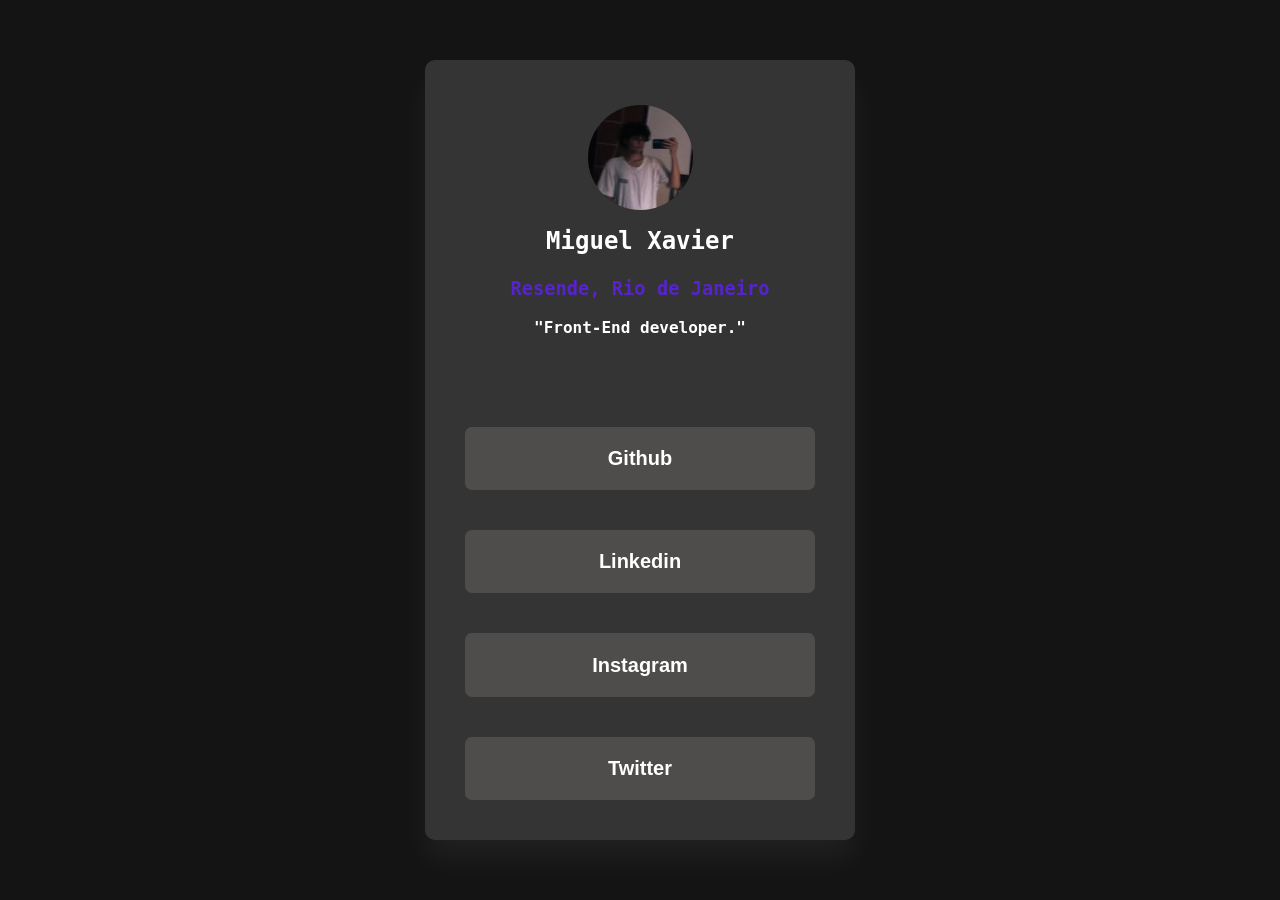
<file: Projetos/Desafio-1/index.html>
<!DOCTYPE html>
<html lang="pt-br">
<head>
    <meta charset="UTF-8">
    <meta name="viewport" content="width=device-width, initial-scale=1.0">
    <title>LinkTree</title>
    <link rel="stylesheet" href="style.css">
</head>
<body>
    <div class="main-container">
        <header id = "header">
            <img class="img" src="assets/image.png" alt="Garoto de cabelo cacheado" width="150px" height="150px">
            <h2>Miguel Xavier</h2>
            <h3 class="country">Resende, Rio de Janeiro</h2>
            <h4>"Front-End developer."</h4>
        </header>
            <a href="https://github.com/cucuix" class="links">Github</a>
            <a href="https://www.linkedin.com/in/miguel-xavier-1796152b7/"class="links">Linkedin</a>
            <a href="https://www.instagram.com/cucuix/" class="links">Instagram</a>
            <a href="https://x.com/Cucuix" class="links">Twitter</a>
    </div>
</body>
</html>
</file>
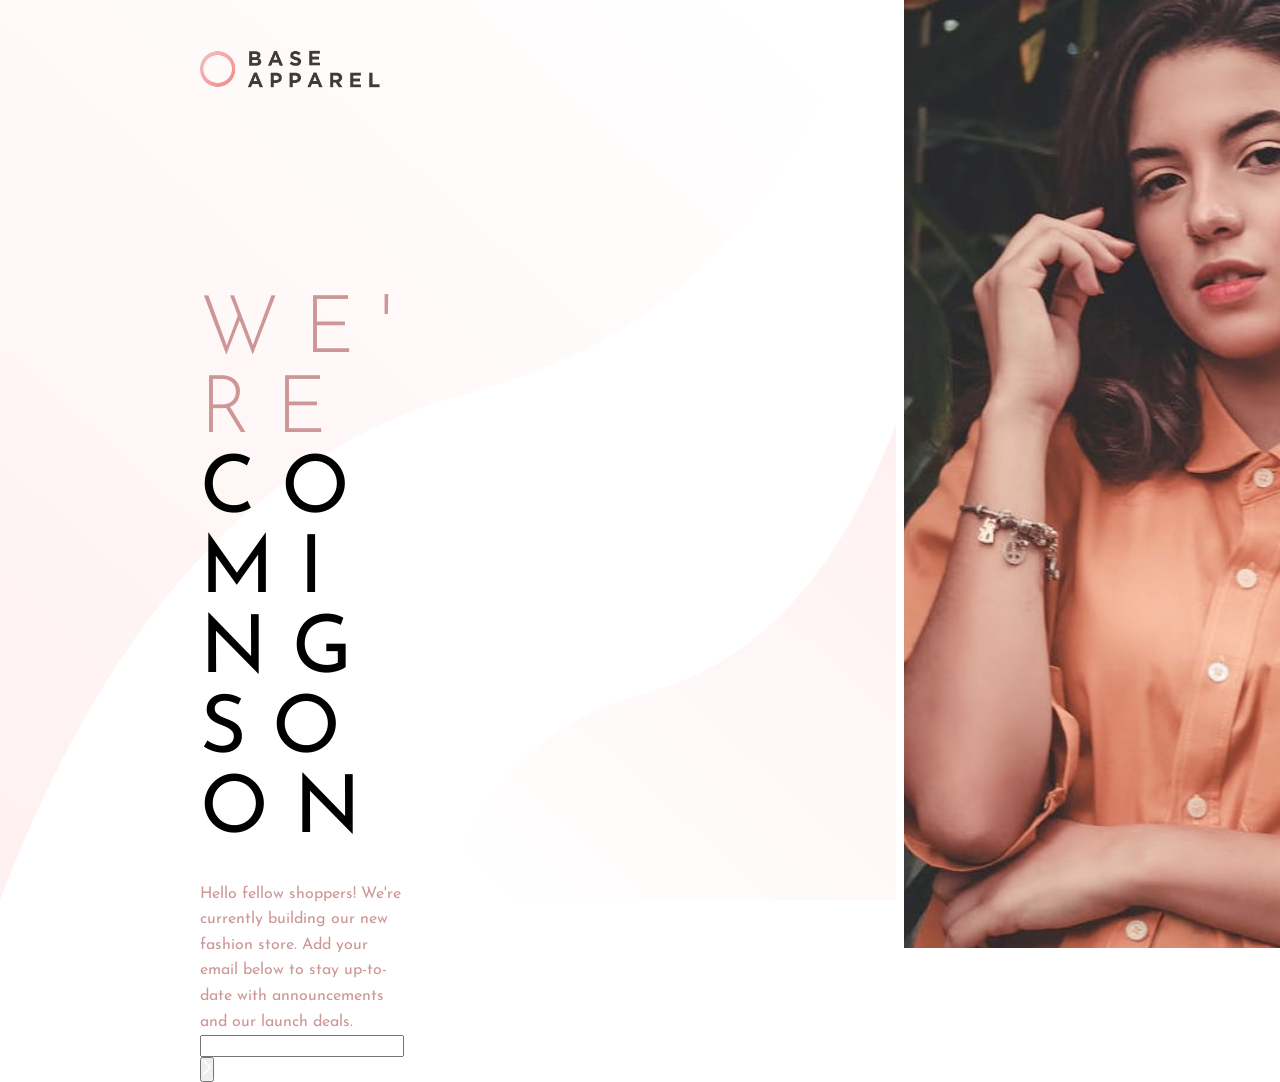
<file: Projetos/Desafio-2/index.html>
<!DOCTYPE html>
<html lang="en">
<head>
    <meta charset="UTF-8">
    <meta name="viewport" content="width=device-width, initial-scale=1.0">
    <title>New Site</title>
    <link rel="stylesheet" href="style.css">
</head>
<body>

    <img src="./assets/bg-pattern-desktop.png" alt="" class="imagem-fundo">

    <main class="main-container">
        
        <div class="left">
            <img src="./assets/logo (2).png" class="logo">
            <h1 class="title">W E ' R E</h1><h1 class="title2">C O M I N G<br>S O O N</h1></strong>          
        
            <p class="text">Hello fellow shoppers! We're currently building our new<br>fashion store. Add your email below to stay up-to-date with announcements and our launch deals.</p>

        <div class="email-box">
            <input type="email" class>
            <button><img src="./assets/icon-arrow.png" class="icon-arrow"></button>
        </div>
        </div>

        <img src="assets/hero-desktop.jpg" class="right">

    </main>

</body>
</html>
</file>
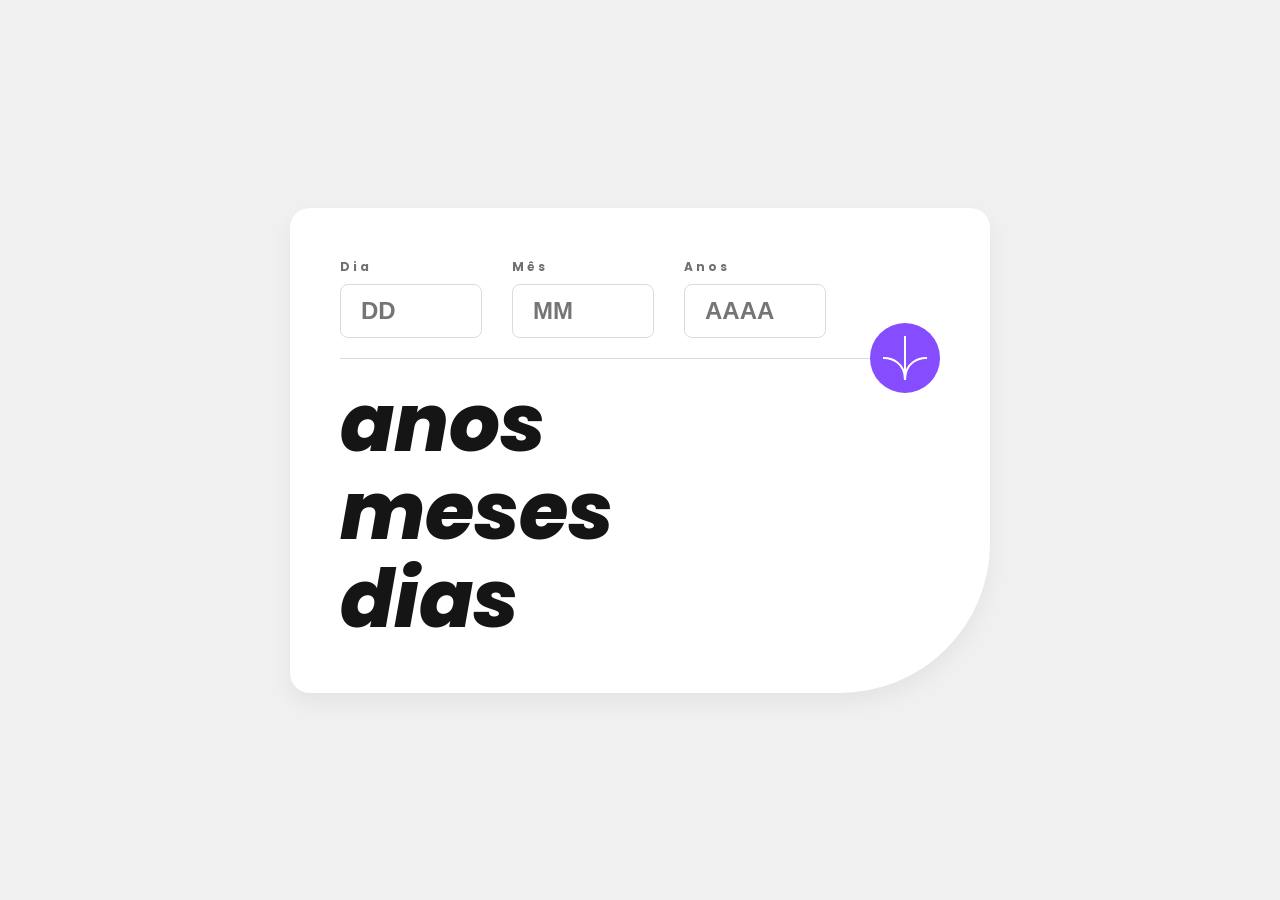
<file: Projetos/Desafio-3/index.html>
<!DOCTYPE html>
<html lang="pt-BR">
<head>
    <meta charset="UTF-8">
    <meta name="viewport" content="width=device-width, initial-scale=1.0">
    <title>Calculadora de Idade</title>
    <link rel="stylesheet" href="style.css">
</head>
<body>
<div class="card">
  <div class="input-section">
    <div class="input-group">
      <label>Dia</label>
      <input type="number" placeholder="DD">
    </div>
    <div class="input-group">
      <label>Mês</label>
      <input type="number" placeholder="MM">
    </div>
    <div class="input-group">
      <label>Anos</label>
      <input type="number" placeholder="AAAA">
    </div>
  </div>

  <div class="divider">
    <button class="submit-btn">
      <svg xmlns="http://www.w3.org/2000/svg" width="46" height="44" viewBox="0 0 46 44"><g fill="none" stroke="#FFF" stroke-width="2"><path d="M1 22.019C8.333 21.686 23 25.616 23 44M23 44V0M45 22.019C37.667 21.686 23 25.616 23 44"/></g></svg>
    </button>
  </div>

  <div class="result-section">
    <h1><span></span> anos</h1>
    <h1><span></span> meses</h1>
    <h1><span></span> dias</h1>
  </div>
</div>
<script src="script.js"></script>

</body>
</file>
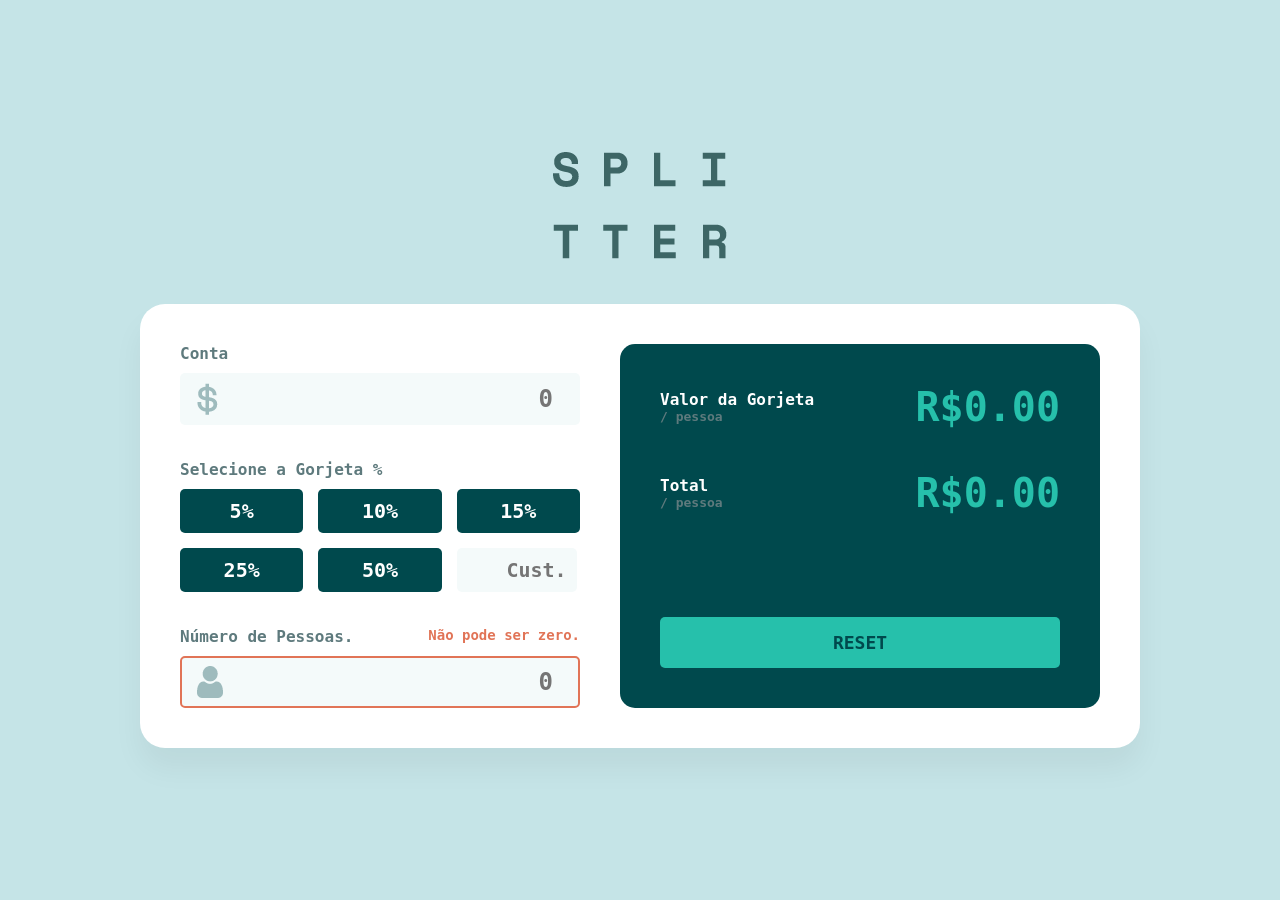
<file: Projetos/Splitter/index.html>
<!DOCTYPE html>
<html lang="pt-br">
<head>
    <meta charset="UTF-8">
    <meta name="viewport" content="width=device-width, initial-scale=1.0">
    <title>Splitter - Calculadora de Gorjeta</title>
    <link rel="stylesheet" href="style.css">
</head>
<body>
    <header>
        <img src="assets/logo-splitter.png" alt="SPLITTER">
    </header>

    <main class="main-container">
        
        <section class="form-side">
            <div class="input-group">
                <label for="bill">Conta</label>
                <div class="input-field">
                    <img src="assets/icon-dollar.png" alt="" class="icon">
                    <input type="number" id="bill" placeholder="0" step="0.01">
                </div>
            </div>

            <div class="tip-selection">
                <label>Selecione a Gorjeta %</label>
                <div class="tip-grid">
                    <button type="button" class="tip-btn">5%</button>
                    <button type="button" class="tip-btn">10%</button> 
                    <button type="button" class="tip-btn">15%</button>
                    <button type="button" class="tip-btn">25%</button>
                    <button type="button" class="tip-btn">50%</button>
                    <input type="number" class="custom-tip" placeholder="Cust." style="width: 100px;">
                </div>
            </div>

            <div class="input-group">
                <div class="label-row">
                    <label for="people">Número de Pessoas.</label>
                    <span class="error-msg">Não pode ser zero.</span>
                </div>
                <div class="input-field error"> <img src="assets/icon-person.png" alt="" class="icon">
                    <input type="number" id="people" placeholder="0">
                </div>
            </div>
        </section>

        <section class="results-side">
            <div class="result-row">
                <div class="text">
                    <p class="title">Valor da Gorjeta</p>
                    <p class="subtitle">/ pessoa</p>
                </div>
                <div class="amount">R$0.00</div>
            </div>

            <div class="result-row">
                <div class="text">
                    <p class="title">Total</p>
                    <p class="subtitle">/ pessoa</p>
                </div>
                <div class="amount">R$0.00</div>
            </div>
            
            <button type="button" class="reset-btn">RESET</button>
        </section>

    </main>
    <script src="script.js" defer></script>
</body>
</html>
</file>
<file: Projetos/Desafio-1/style.css>
:root {
    --purple: #5623ce;
    --dark-grey: #343434;
    --grey: #4f4c4c;
    --white: #fff;
}

* {
    margin: 0;
    padding: 0;
    font-family: 'Space Mono', monospace; /* Fonte padrão desse desafio */
}

body {
    background-color: #141414;
    display: flex;
    flex-direction: column;
    align-items: center;
    justify-content: center;
    min-height: 100vh;
}

.country {
    color: #5623ce
}

img {
    max-width: 30%;
    height: auto;
    border-radius: 50%;
    border: 2px solid var(--dark-grey);
    transition: transform 0.3s;
}

#header {
    line-height: 2;
    color: var(--white);
    place-items: center;
    margin-bottom: 40px;
    display: grid;
    align-items: center;
    justify-items: center;
}

.main-container {
    background-color: var(--dark-grey);
    height: 700px;
    width: 350px;
    padding: 40px;
    border-radius: 10px;
    display: grid;
    gap: 40px;
    box-shadow: 0 20px 30px rgba(255, 255, 255, 0.05);
}

.links {
    background-color: #4f4c4c;
    color: var(--white);
    display: grid;
    padding: 10px;
    font-size: 20px;
    font-weight: 700;
    border-radius: 7px;
    font-family: 'Segoe UI', Tahoma, Geneva, Verdana, sans-serif;
    cursor: pointer;
    align-items: center;
    text-decoration: none;
    text-align: center;
}

.links:hover {
    transform: translateY(-5px);
    background-color: var(--purple);
}
</file>
<file: Projetos/Desafio-2/style.css>
@import url("https://fonts.googleapis.com/css2?family=Josefin+Sans:ital,wght@0,100..700;1,100..700&display=swap");

:root {
    --rosa-400: hsl(0, 36%, 70%);
    --Vermelho-500: hsl(0, 93%, 68%);
    --Cinza-900: hsl(0, 6%, 24%);    
}

* {
    margin: 0;
    padding: 0;
    font-size: 16px;
}

.imagem-fundo{
    position: absolute;
    top: 0;
    left: 0;
    width: 70%;
    height: 100%;
    z-index: -1;
    object-fit: fill
}

.title {
    color: var(--rosa-400);
    font-size: 80px;
    font-family: 'Josefin Sans';
    font-weight: 300;
}

.title2 {
    font-size: 80px;
    margin: 0 0 30px;
    font-family: 'Josefin Sans';
    font-weight: 400;
}

.text {
    color: var(--rosa-400);
    font-family: 'Josefin Sans';
    font-size: 16px;
    line-height: 1.6;
}

.logo {
    width: 180px; 
    height: auto;
    padding-bottom: 200px; 
}

.left {
    padding-left: 200px;
    margin-top: 50px;
}

.right {
    margin: 0 0 0 500px;
    height: 948px;
    width: 737px;
}
.main-container {
    display: flex;
}

.send {
    border-radius: 20px;
}

.icon-arrow {
    width: 10px;
    border-radius: 40px;
}
</file>
<file: Projetos/Desafio-3/style.css>
@import url('https://fonts.googleapis.com/css2?family=Poppins:ital,wght@0,700;0,800;1,800&display=swap');

body {
  background-color: #f0f0f0;
  display: flex;
  justify-content: center;
  align-items: center;
  height: 100vh;
  margin: 0;
  font-family: 'Poppins', sans-serif;
}

.card {
  background-color: white;
  padding: 50px;
  border-radius: 20px 20px 150px 20px; 
  width: 600px;
  box-shadow: 0 10px 20px rgba(0,0,0,0.05);
}

.input-field.error {
    border-color: #E17457;
}
.input-section {
  display: flex;
  gap: 30px;
}

.input-group {
  display: flex;
  flex-direction: column;
  gap: 8px;
}

input::-webkit-outer-spin-button,
input::-webkit-inner-spin-button {
  -webkit-appearance: none;
  margin: 0;
}

.input-group label {
  color: #716f6f;
  font-size: 12px;
  letter-spacing: 3px;
  font-weight: 700;
}

.input-group input {
  width: 100px;
  padding: 12px 20px;
  border: 1px solid #dbdbdb;
  border-radius: 8px;
  font-size: 24px;
  font-weight: 800;
  outline: none;
}


.divider {
  display: flex;
  align-items: center;
  margin: 20px 0;
  position: relative;
}

.divider::before {
  content: "";
  flex: 1;
  height: 1px;
  background-color: #dbdbdb;
}

.submit-btn {
  background-color: #854dff;
  border: none;
  border-radius: 50%;
  width: 70px;
  height: 70px;
  display: flex;
  justify-content: center;
  align-items: center;
  cursor: pointer;
  transition: background-color 0.3s;
  position: absolute; 
  right: 0;
}

.submit-btn:hover {
  background-color: #151515;
}

.result-section h1 {
  font-size: 80px;
  font-style: italic;
  font-weight: 800;
  margin: 0;
  line-height: 1.1;
  color: #151515;
}

.result-section span {
  color: #854dff;
}

@media (max-width: 600px) {
  .card { width: 90%; padding: 30px; border-radius: 20px 20px 100px 20px; }
  .result-section h1 { font-size: 50px; }
  .input-group input { width: 60px; font-size: 18px; }
  .submit-btn { width: 60px; height: 60px; right: calc(50% - 30px); } 
}
</file>
<file: Projetos/Splitter/style.css>
/* Configurações Globais */
:root {
    --strong-cyan: hsl(172, 67%, 45%);
    --very-dark-cyan: hsl(183, 100%, 15%);
    --dark-grayish-cyan: hsl(186, 14%, 43%);
    --light-grayish-cyan: hsl(185, 41%, 84%);
    --very-light-grayish-cyan: hsl(189, 41%, 97%);
    --white: hsl(0, 0%, 100%);
    --error-color: #E17457;
}

* {
    margin: 0;
    padding: 0;
    font-family: 'Space Mono', monospace; /* Fonte padrão desse desafio */
}

body {
    background-color: var(--light-grayish-cyan);
    display: flex;
    flex-direction: column;
    align-items: center;
    justify-content: center;
    min-height: 100vh;
}

header { margin-bottom: 40px; }

/* O Card Principal */
.main-container {
    background-color: var(--white);
    width: 920px;
    padding: 40px;
    border-radius: 25px;
    display: flex;
    gap: 40px;
    box-shadow: 0 20px 30px rgba(0,0,0,0.05);
}

/* Coluna da Esquerda (Inputs) */
.form-side {
    flex: 1;
    display: flex;
    flex-direction: column;
    gap: 35px;
}

label {
    color: var(--dark-grayish-cyan);
    font-weight: 700;
    display: block;
    margin-bottom: 10px;
}

.input-field {
    background-color: var(--very-light-grayish-cyan);
    display: flex;
    align-items: center;
    padding: 0 15px;
    border-radius: 5px;
    border: 2px solid transparent;
}

.input-field:focus-within {
    border-color: var(--strong-cyan);
}

.input-field.error {
    border-color: var(--error-color);
}

.input-field input {
    background: transparent;
    border: none;
    width: 100%;
    padding: 10px;
    text-align: right;
    font-size: 24px;
    font-weight: 700;
    color: var(--very-dark-cyan);
    outline: none;
}

/* Grid de Gorjetas */
.tip-grid {
    display: grid;
    grid-template-columns: repeat(3, 1fr); /* 3 colunas iguais */
    gap: 15px;
    width: 100%;
    min-height: 50px;
}

.tip-btn {
    background-color: var(--very-dark-cyan);
    color: var(--white);
    border: none;
    padding: 10px;
    font-size: 20px;
    font-weight: 700;
    border-radius: 5px;
    cursor: pointer;
    transition: 0.3s;
}

.tip-btn:hover, .tip-btn.active {
    background-color: var(--strong-cyan);
    color: var(--very-dark-cyan);
}

.custom-tip {
    background-color: var(--very-light-grayish-cyan);
    border: none;
    text-align: right;
    padding: 10px;
    font-size: 20px;
    font-weight: 700;
    border-radius: 5px;
    color: var(--very-dark-cyan);
    border-radius: 5px;
}

/* Mensagem de Erro */
.label-row {
    display: flex;
    justify-content: space-between;
}

.error-msg {
    color: var(--error-color);
    font-size: 14px;
    font-weight: 700;
}

/* Coluna da Direita (Resultados) */
.results-side {
    flex: 1;
    background-color: var(--very-dark-cyan);
    border-radius: 15px;
    padding: 40px;
    display: flex;
    flex-direction: column;
}

.result-row {
    display: flex;
    justify-content: space-between;
    align-items: center;
    margin-bottom: 40px;
}

.result-row .title {
    color: var(--white);
    font-weight: 700;
}

.result-row .subtitle {
    color: var(--dark-grayish-cyan);
    font-size: 13px;
    font-weight: 700;
}

.amount {
    color: var(--strong-cyan);
    font-size: 40px;
    font-weight: 700;
}

.reset-btn {
    margin-top: auto; /* Empurra o botão para o fundo */
    background-color: var(--strong-cyan);
    color: var(--very-dark-cyan);
    border: none;
    padding: 15px;
    font-weight: 700;
    font-size: 18px;
    border-radius: 5px;
    cursor: pointer;
    text-transform: uppercase;
}

.reset-btn:disabled {
    cursor: not-allowed;
    opacity: 0.2;   
}

/*Para Chrome, Safari, Edge e Opera*/

input::-webkit-outer-spin-button,
input::-webkit-inner-spin-button {
    -webkit-appearance: none;
    margin: 0;
}

/*Para Firefox*/

input[type=number] {
    -moz-appearance: textfield;
    appearance: textfield;
}

/* Media Query para telas de até 800px (Tablets e Celulares) */
@media (max-width: 800px) {
    body {
        justify-content: flex-start; /* Alinha o conteúdo ao topo */
        padding-top: 50px;
        margin: 0 20px
    }

    /* O container principal muda de 'row' para 'column' */
    .main-container {
        flex-direction: column;
        width: 100%;           /* Ocupa a largura total */
        border-bottom-left-radius: 0; /* Estilo comum em mobile: cantos retos embaixo */
        border-bottom-right-radius: 0;
        padding: 32px 24px;
        gap: 32px;
    }

    /* Ajusta a grade de botões para 2 colunas em vez de 3 */
    .tip-grid {
        grid-template-columns: repeat(3, 1fr);
    }

    /* Ajusta o tamanho dos resultados para não apertar o texto */
    .amount {
        font-size: 32px;
    }

    .results-side {
        padding: 37px 24px 24px 24px;
    }

    .result-row {
        margin-bottom: 25px;
    }
}

/* Ajuste extra para telas muito pequenas (iPhone SE, etc) */
@media (max-width: 375px) {
    .amount {
        font-size: 28px;
    }
    .tip-grid{
        gap: 5px;
        width: 10px;
    }
    .body {
        margin-left: 20px
    }
    .tip-btn, .custom-tip {
    width: 100% !important; /* Força a ocupar a largura da célula do grid */
    box-sizing: border-box; /* Fundamental: impede que o padding aumente o botão */
    margin: 0;              /* Garante que não haja margens extras empurrando os vizinhos */
    padding: 20px 37px;      /* Padding igual para todos */
    }
}
</file>
